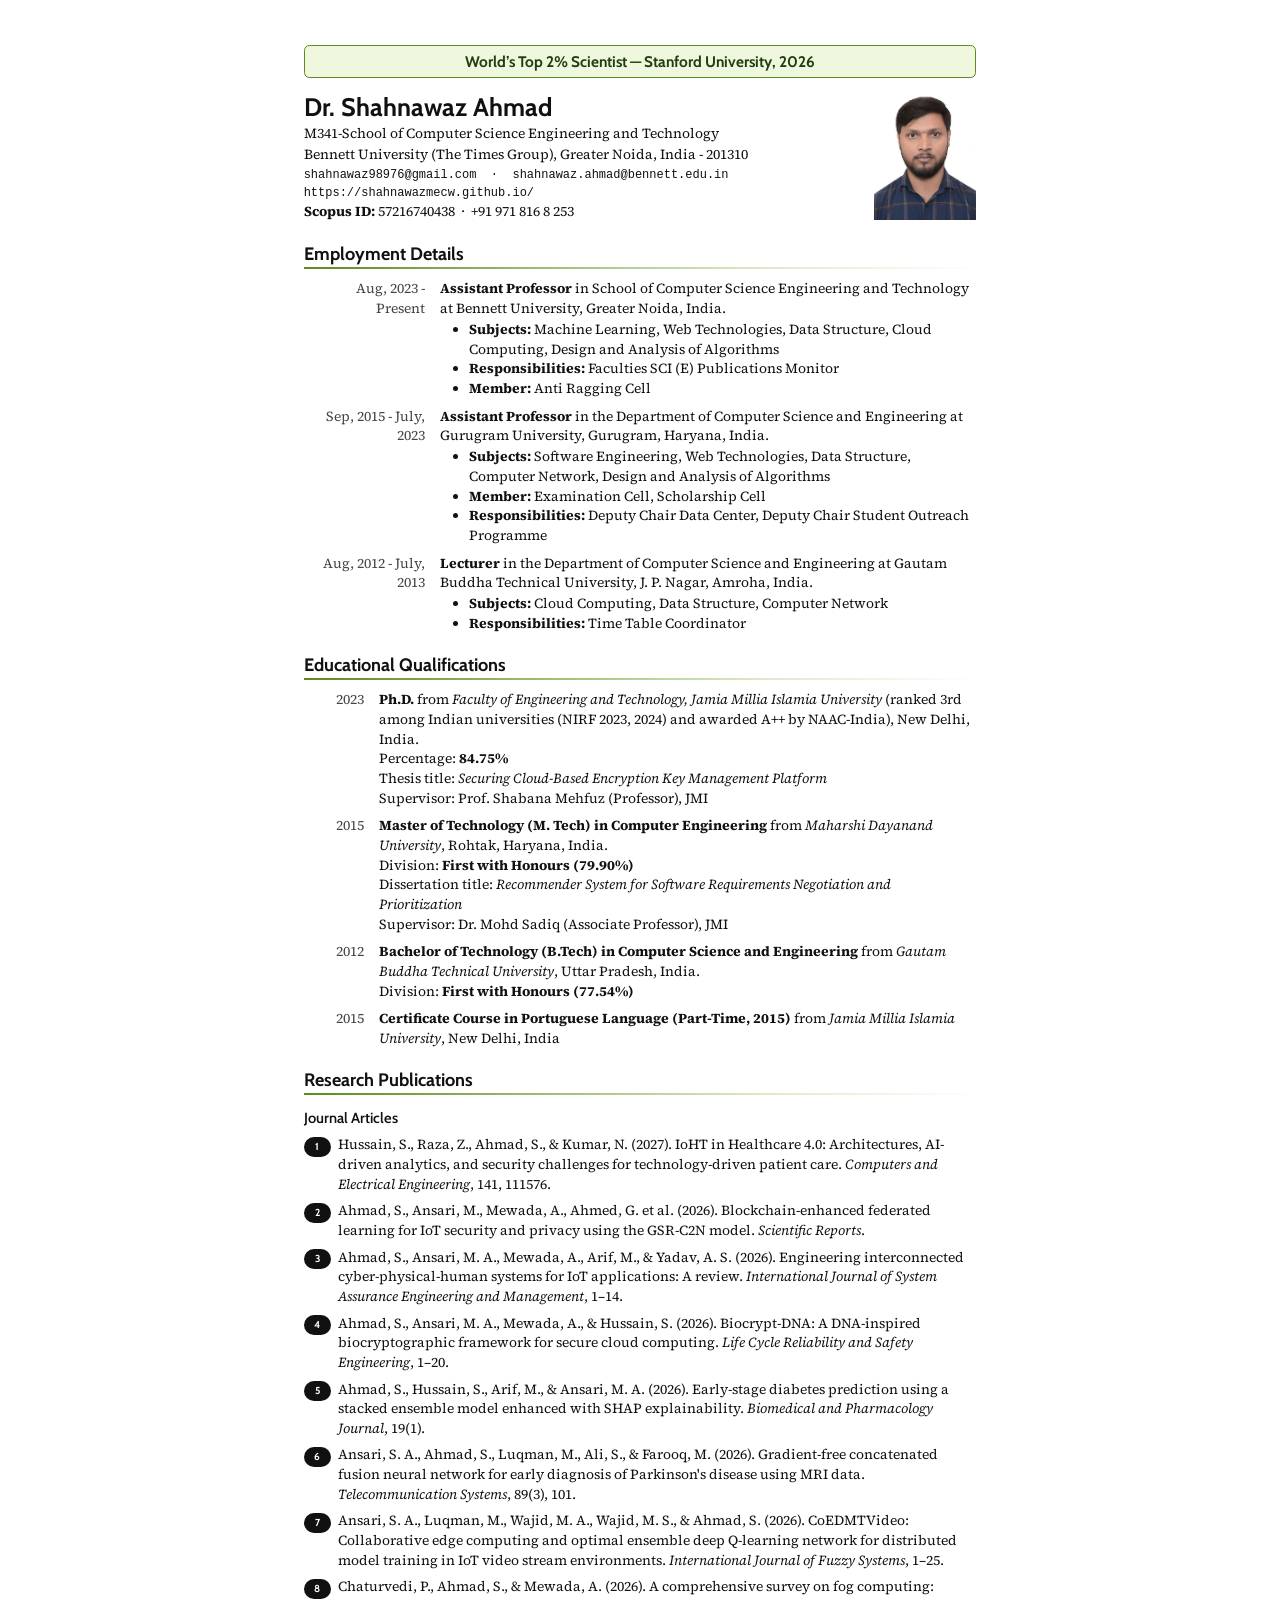
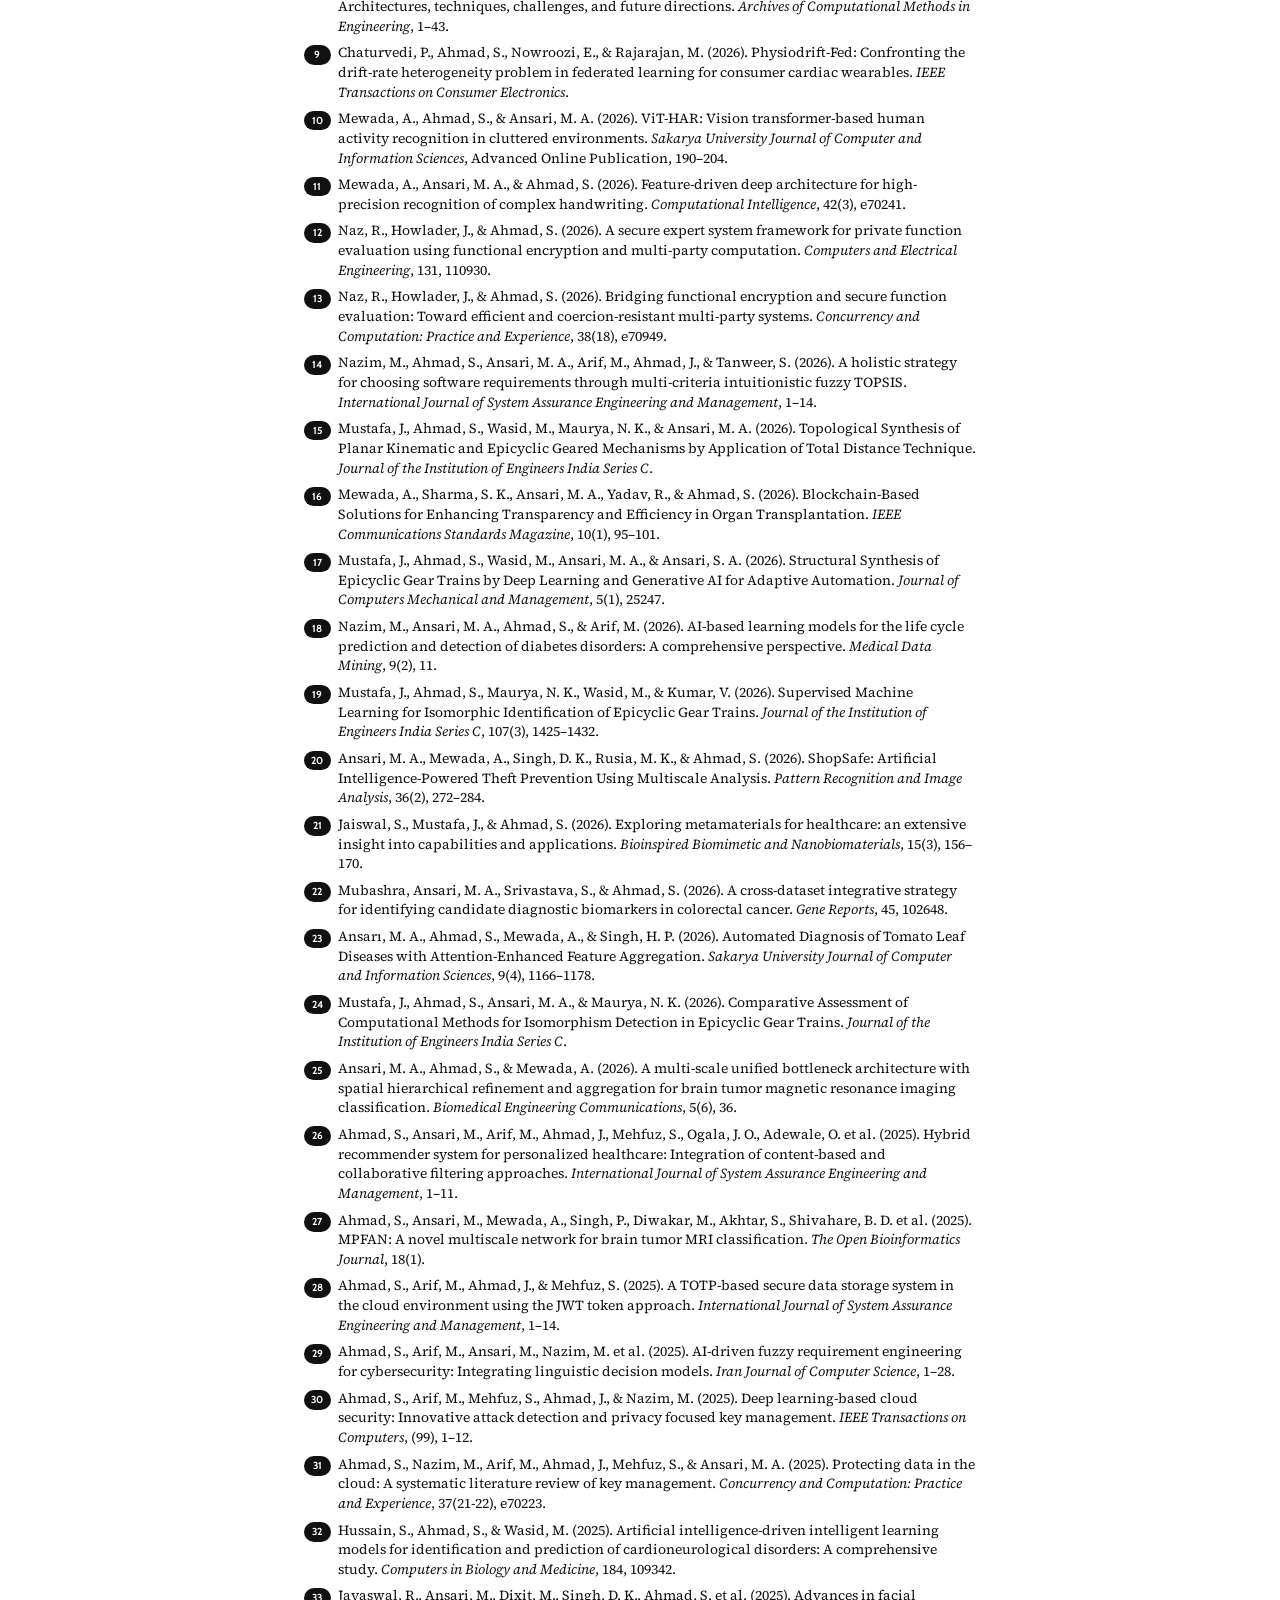
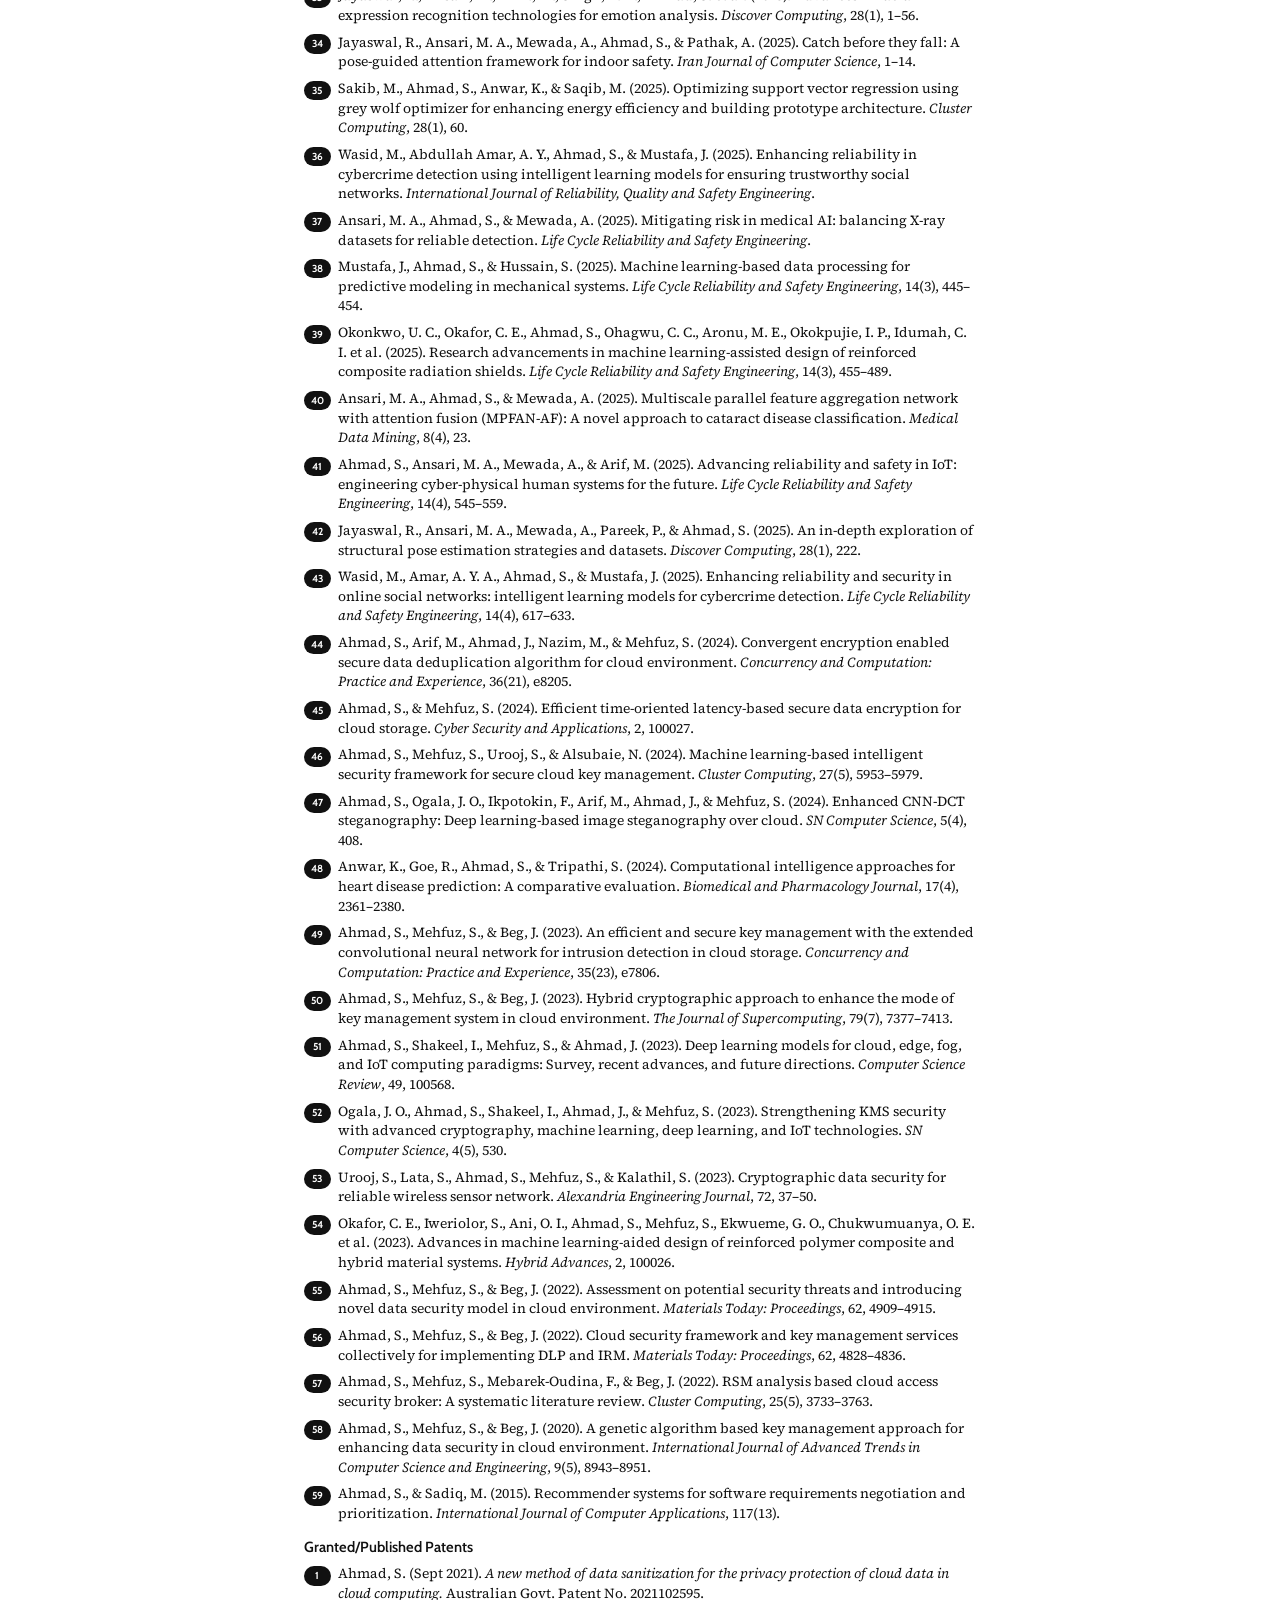
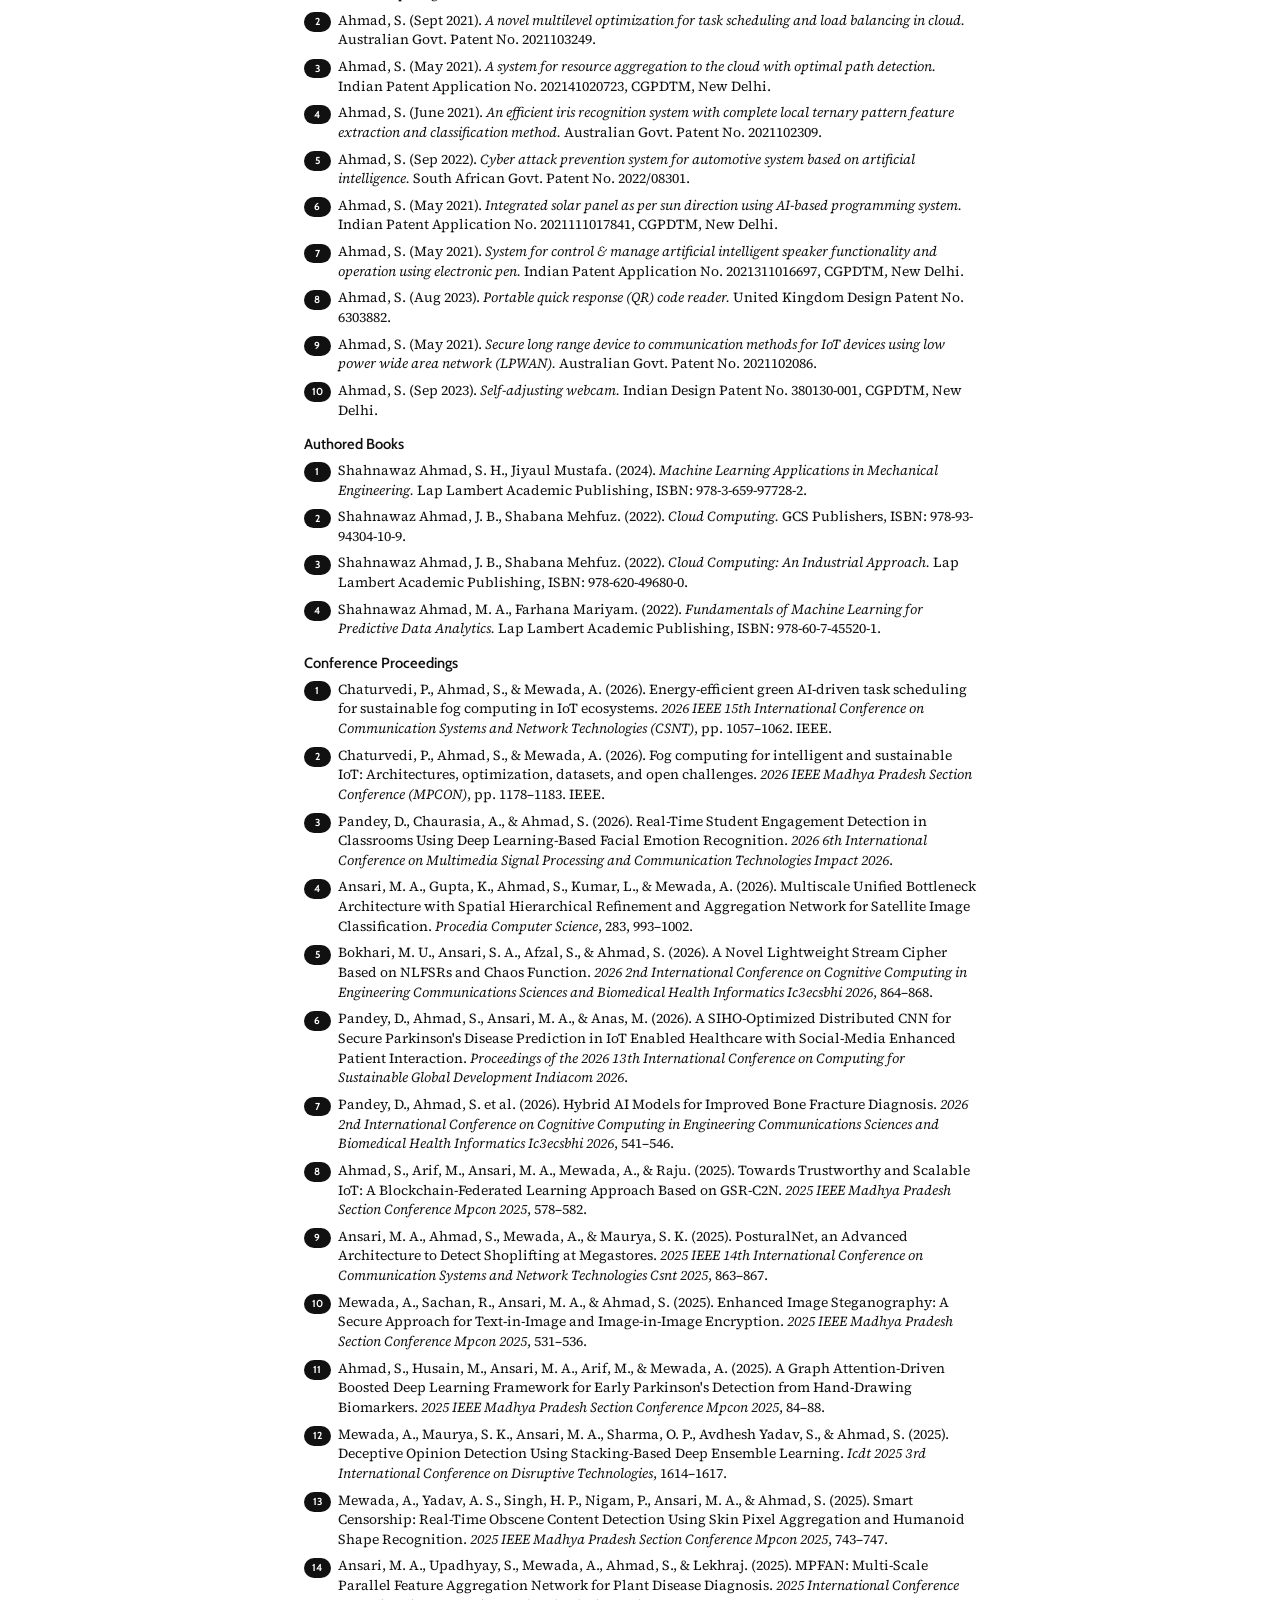
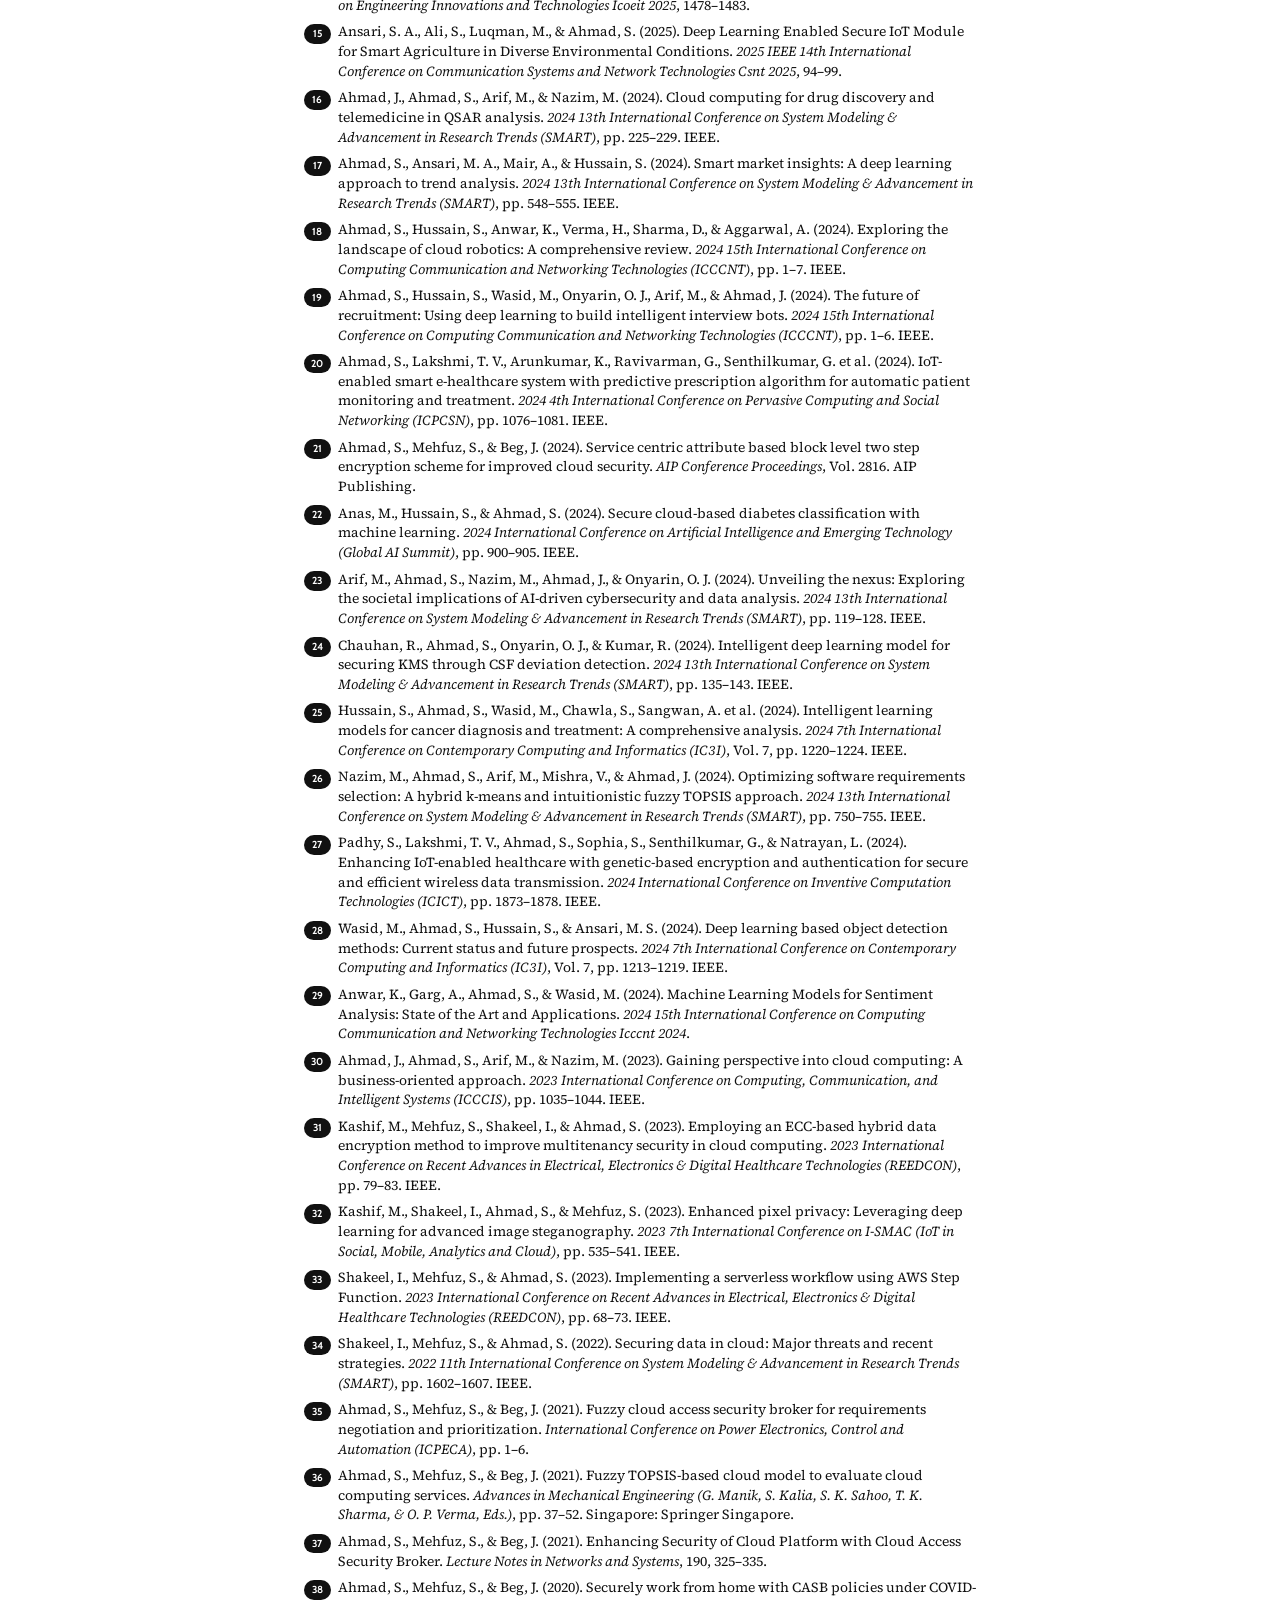
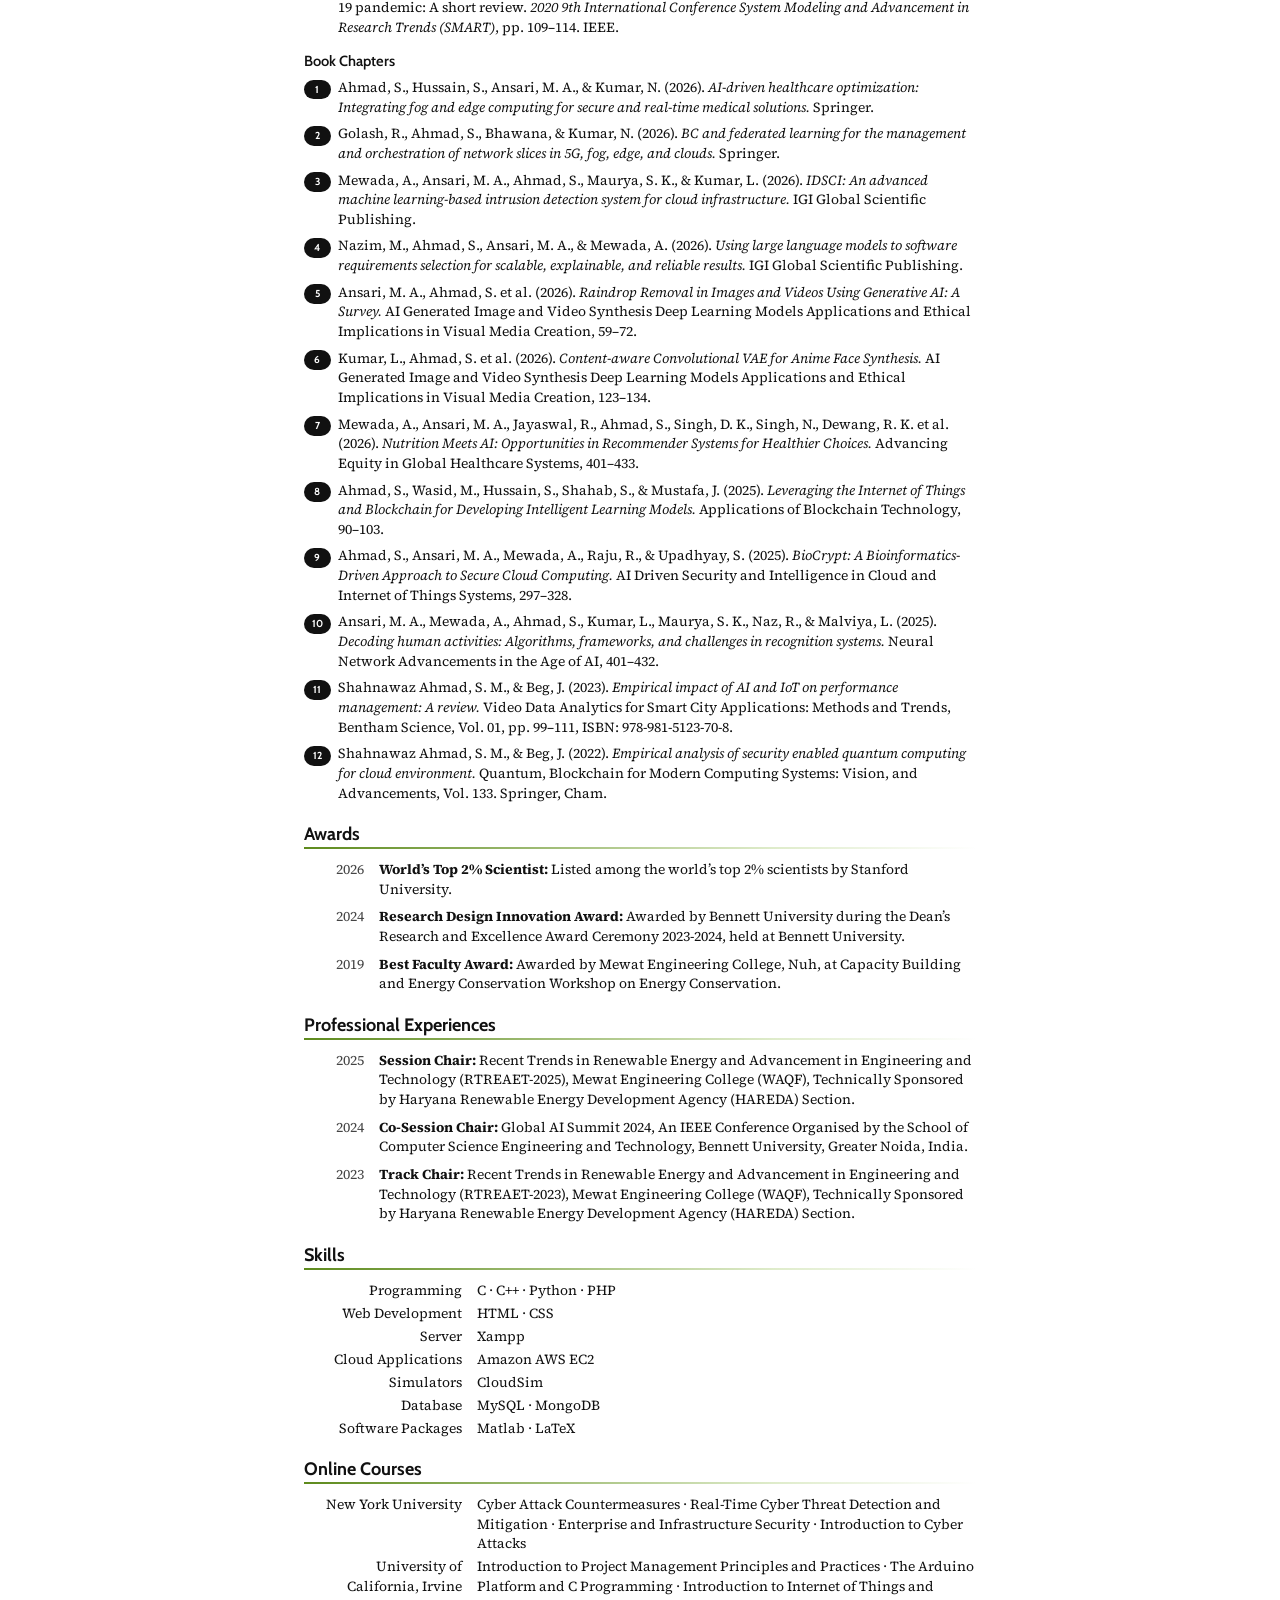
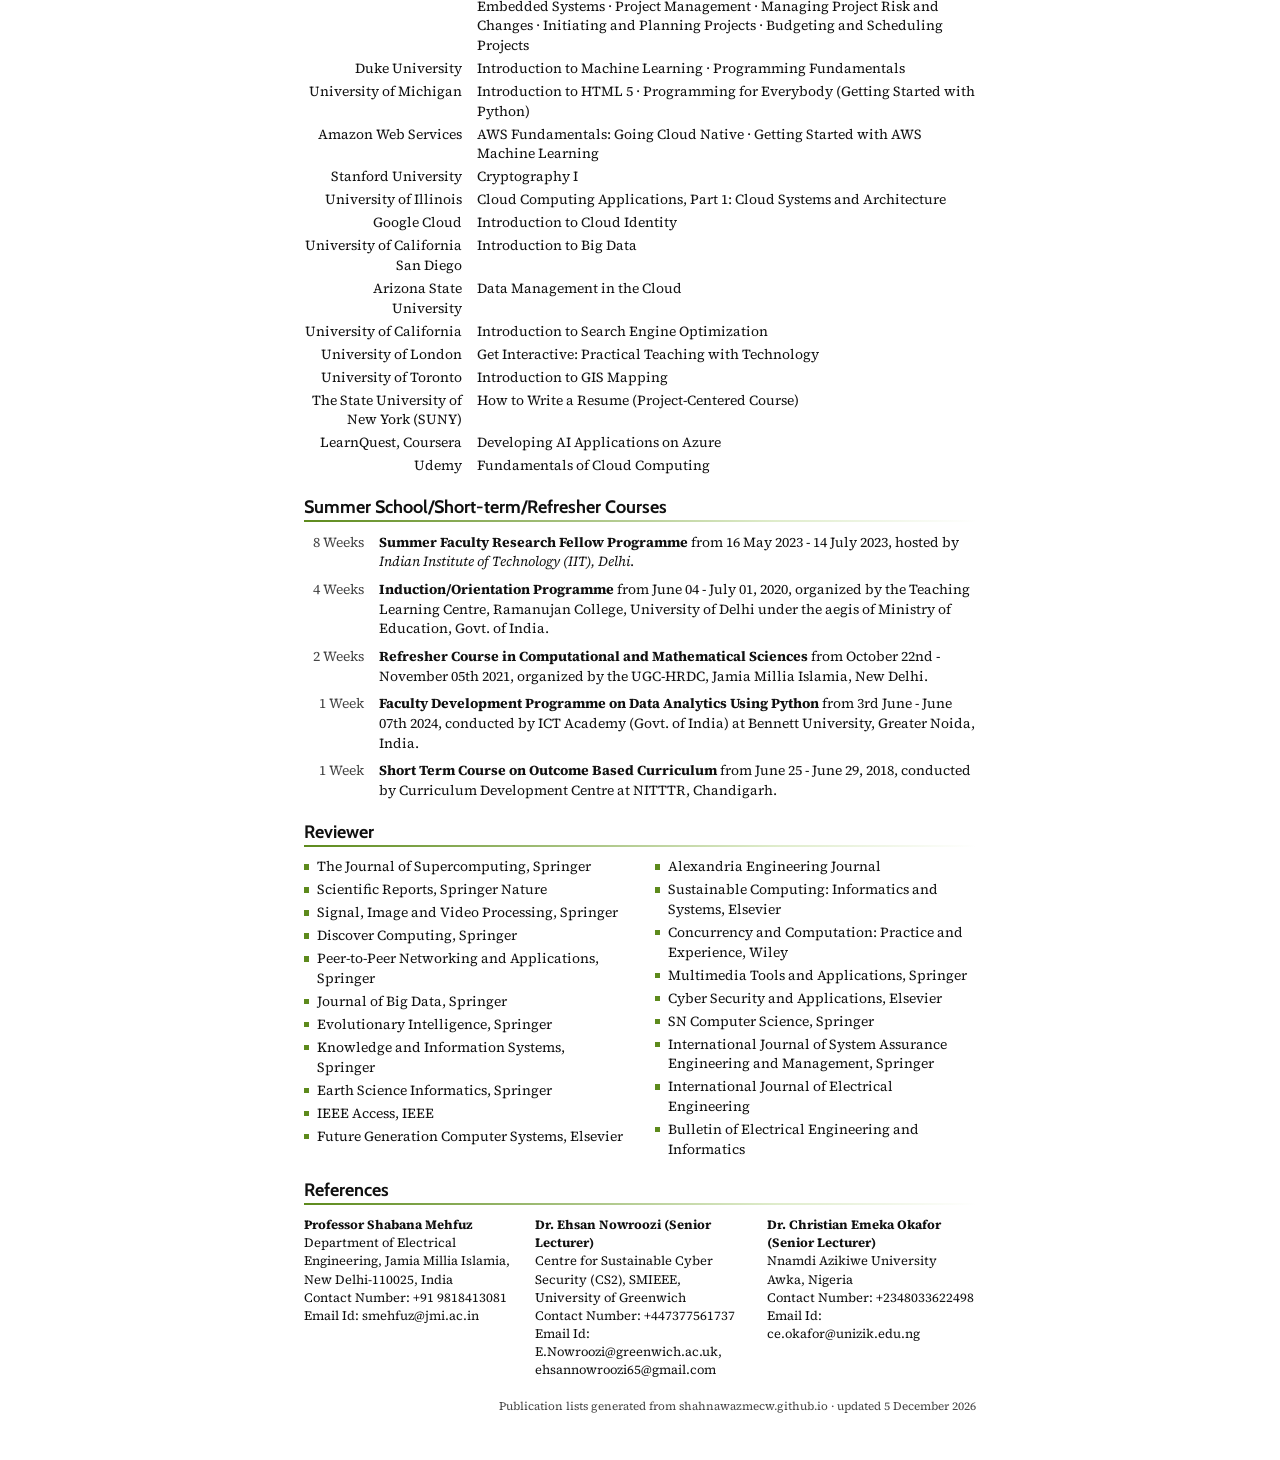
<file: cv.html>
<!DOCTYPE html>
<html lang="en">
<head>
  <meta charset="utf-8">
  <meta name="viewport" content="width=device-width, initial-scale=1">
  <title>Curriculum Vitae | Dr. Shahnawaz Ahmad</title>
  <meta name="robots" content="noindex">
  <link rel="icon" type="image/svg+xml" href="img/logo.svg">
  <link rel="preconnect" href="https://fonts.googleapis.com">
  <link rel="preconnect" href="https://fonts.gstatic.com" crossorigin>
  <link href="https://fonts.googleapis.com/css2?family=Cabin:wght@500;600;700&family=Source+Serif+4:ital,opsz,wght@0,8..60,400;0,8..60,600;0,8..60,700;1,8..60,400&display=swap" rel="stylesheet">
  <style>
    /* This page is the source of resume.pdf (see tools/build_cv.py). Publication lists come from js/data.js. */
    @page { size: A4; margin: 15mm 16mm 16mm; }
    :root { --green: #5d8a1c; --ink: #111; --mute: #444; }
    * { box-sizing: border-box; }
    html { -webkit-print-color-adjust: exact; print-color-adjust: exact; }
    body { margin: 0 auto; max-width: 178mm; padding: 12mm 0; color: var(--ink); font: 10.4pt/1.42 "Source Serif 4", Georgia, "Times New Roman", serif; }
    @media print { body { padding: 0; max-width: none; } }
    h1, h2, h3, p, ol, ul, dl, dd { margin: 0; }
    ol, ul { padding: 0; list-style: none; }
    a { color: inherit; text-decoration: none; }

    .banner { text-align: center; font: 700 11.5pt Cabin, Arial, sans-serif; color: #21400d; background: #eff7de; border: .8pt solid var(--green); border-radius: 4pt; padding: 4.5pt 8pt; margin-bottom: 10pt; }
    .head { display: flex; justify-content: space-between; gap: 14pt; align-items: flex-start; }
    h1 { font: 700 19pt Cabin, Arial, sans-serif; margin-bottom: 2pt; }
    .head p { line-height: 1.5; }
    .head .mono { font-family: Consolas, "Courier New", monospace; font-size: 9pt; }
    .head img { width: 27mm; height: 34mm; object-fit: cover; object-position: top; }

    h2 { font: 700 13.5pt Cabin, Arial, sans-serif; margin: 15pt 0 8pt; padding-bottom: 1.5pt; border-bottom: 2.2pt solid; border-image: linear-gradient(90deg, var(--green), #dfeccb 70%, transparent) 1; break-after: avoid; }
    h3 { font: 600 11pt Cabin, Arial, sans-serif; margin: 11pt 0 6pt; break-after: avoid; }

    .rows > li { display: grid; grid-template-columns: 32mm 1fr; gap: 4mm; margin-bottom: 6pt; break-inside: avoid; }
    .rows.narrow > li { grid-template-columns: 16mm 1fr; }
    .rows .when { text-align: right; color: var(--mute); }
    .rows ul { margin: 1pt 0 0 12pt; list-style: disc; padding-left: 10pt; }
    .kv > li { display: grid; grid-template-columns: 42mm 1fr; gap: 4mm; margin-bottom: 2.5pt; }
    .kv .when { text-align: right; }

    .refs { counter-reset: n; }
    .refs > li { counter-increment: n; position: relative; padding-left: 9mm; margin-bottom: 5.2pt; break-inside: avoid; }
    .refs > li::before { content: counter(n); position: absolute; left: 0; top: 1.2pt; min-width: 5.2mm; height: 5.2mm; padding: 0 1mm; border-radius: 3mm; background: #111; color: #fff; font: 700 7.6pt/5.2mm Cabin, Arial, sans-serif; text-align: center; }
    .cols { columns: 2; column-gap: 8mm; }
    .cols li { break-inside: avoid; margin-bottom: 2.5pt; padding-left: 10pt; position: relative; }
    .cols li::before { content: ""; position: absolute; left: 0; top: 5.2pt; width: 4pt; height: 4pt; background: var(--green); }
    .people { display: grid; grid-template-columns: repeat(3, 1fr); gap: 6mm; }
    .people li { break-inside: avoid; font-size: 9.6pt; }
    .foot { margin-top: 14pt; color: var(--mute); font-size: 8.6pt; text-align: right; }
  </style>
</head>
<body>
  <p class="banner">World’s Top 2% Scientist — Stanford University, 2026</p>

  <header class="head">
    <div>
      <h1>Dr. Shahnawaz Ahmad</h1>
      <p>M341-School of Computer Science Engineering and Technology<br>Bennett University (The Times Group), Greater Noida, India - 201310</p>
      <p class="mono">shahnawaz98976@gmail.com &nbsp;·&nbsp; shahnawaz.ahmad@bennett.edu.in</p>
      <p class="mono">https://shahnawazmecw.github.io/</p>
      <p><strong>Scopus ID:</strong> 57216740438 &nbsp;·&nbsp; +91 971 816 8 253</p>
    </div>
    <img src="img/profile.jpg" alt="">
  </header>

  <h2>Employment Details</h2>
  <ol class="rows">
    <li><span class="when">Aug, 2023 - Present</span><div><strong>Assistant Professor</strong> in School of Computer Science Engineering and Technology at Bennett University, Greater Noida, India.
      <ul><li><strong>Subjects:</strong> Machine Learning, Web Technologies, Data Structure, Cloud Computing, Design and Analysis of Algorithms</li><li><strong>Responsibilities:</strong> Faculties SCI (E) Publications Monitor</li><li><strong>Member:</strong> Anti Ragging Cell</li></ul></div></li>
    <li><span class="when">Sep, 2015 - July, 2023</span><div><strong>Assistant Professor</strong> in the Department of Computer Science and Engineering at Gurugram University, Gurugram, Haryana, India.
      <ul><li><strong>Subjects:</strong> Software Engineering, Web Technologies, Data Structure, Computer Network, Design and Analysis of Algorithms</li><li><strong>Member:</strong> Examination Cell, Scholarship Cell</li><li><strong>Responsibilities:</strong> Deputy Chair Data Center, Deputy Chair Student Outreach Programme</li></ul></div></li>
    <li><span class="when">Aug, 2012 - July, 2013</span><div><strong>Lecturer</strong> in the Department of Computer Science and Engineering at Gautam Buddha Technical University, J. P. Nagar, Amroha, India.
      <ul><li><strong>Subjects:</strong> Cloud Computing, Data Structure, Computer Network</li><li><strong>Responsibilities:</strong> Time Table Coordinator</li></ul></div></li>
  </ol>

  <h2>Educational Qualifications</h2>
  <ol class="rows narrow">
    <li><span class="when">2023</span><div><strong>Ph.D.</strong> from <em>Faculty of Engineering and Technology, Jamia Millia Islamia University</em> (ranked 3rd among Indian universities (NIRF 2023, 2024) and awarded A++ by NAAC-India), New Delhi, India.<br>Percentage: <strong>84.75%</strong><br>Thesis title: <em>Securing Cloud-Based Encryption Key Management Platform</em><br>Supervisor: Prof. Shabana Mehfuz (Professor), JMI</div></li>
    <li><span class="when">2015</span><div><strong>Master of Technology (M. Tech) in Computer Engineering</strong> from <em>Maharshi Dayanand University</em>, Rohtak, Haryana, India.<br>Division: <strong>First with Honours (79.90%)</strong><br>Dissertation title: <em>Recommender System for Software Requirements Negotiation and Prioritization</em><br>Supervisor: Dr. Mohd Sadiq (Associate Professor), JMI</div></li>
    <li><span class="when">2012</span><div><strong>Bachelor of Technology (B.Tech) in Computer Science and Engineering</strong> from <em>Gautam Buddha Technical University</em>, Uttar Pradesh, India.<br>Division: <strong>First with Honours (77.54%)</strong></div></li>
    <li><span class="when">2015</span><div><strong>Certificate Course in Portuguese Language (Part-Time, 2015)</strong> from <em>Jamia Millia Islamia University</em>, New Delhi, India</div></li>
  </ol>

  <h2>Research Publications</h2>
  <h3>Journal Articles</h3>
  <ol class="refs" id="journals"></ol>
  <h3>Granted/Published Patents</h3>
  <ol class="refs" id="patents"></ol>
  <h3>Authored Books</h3>
  <ol class="refs" id="books"></ol>
  <h3>Conference Proceedings</h3>
  <ol class="refs" id="conferences"></ol>
  <h3>Book Chapters</h3>
  <ol class="refs" id="chapters"></ol>

  <h2>Awards</h2>
  <ol class="rows narrow">
    <li><span class="when">2026</span><div><strong>World’s Top 2% Scientist:</strong> Listed among the world’s top 2% scientists by Stanford University.</div></li>
    <li><span class="when">2024</span><div><strong>Research Design Innovation Award:</strong> Awarded by Bennett University during the Dean’s Research and Excellence Award Ceremony 2023-2024, held at Bennett University.</div></li>
    <li><span class="when">2019</span><div><strong>Best Faculty Award:</strong> Awarded by Mewat Engineering College, Nuh, at Capacity Building and Energy Conservation Workshop on Energy Conservation.</div></li>
  </ol>

  <h2>Professional Experiences</h2>
  <ol class="rows narrow">
    <li><span class="when">2025</span><div><strong>Session Chair:</strong> Recent Trends in Renewable Energy and Advancement in Engineering and Technology (RTREAET-2025), Mewat Engineering College (WAQF), Technically Sponsored by Haryana Renewable Energy Development Agency (HAREDA) Section.</div></li>
    <li><span class="when">2024</span><div><strong>Co-Session Chair:</strong> Global AI Summit 2024, An IEEE Conference Organised by the School of Computer Science Engineering and Technology, Bennett University, Greater Noida, India.</div></li>
    <li><span class="when">2023</span><div><strong>Track Chair:</strong> Recent Trends in Renewable Energy and Advancement in Engineering and Technology (RTREAET-2023), Mewat Engineering College (WAQF), Technically Sponsored by Haryana Renewable Energy Development Agency (HAREDA) Section.</div></li>
  </ol>

  <h2>Skills</h2>
  <ul class="kv">
    <li><span class="when">Programming</span><span>C · C++ · Python · PHP</span></li>
    <li><span class="when">Web Development</span><span>HTML · CSS</span></li>
    <li><span class="when">Server</span><span>Xampp</span></li>
    <li><span class="when">Cloud Applications</span><span>Amazon AWS EC2</span></li>
    <li><span class="when">Simulators</span><span>CloudSim</span></li>
    <li><span class="when">Database</span><span>MySQL · MongoDB</span></li>
    <li><span class="when">Software Packages</span><span>Matlab · LaTeX</span></li>
  </ul>

  <h2>Online Courses</h2>
  <ul class="kv" id="courses"></ul>

  <h2>Summer School/Short-term/Refresher Courses</h2>
  <ol class="rows narrow">
    <li><span class="when">8 Weeks</span><div><strong>Summer Faculty Research Fellow Programme</strong> from 16 May 2023 - 14 July 2023, hosted by <em>Indian Institute of Technology (IIT), Delhi</em>.</div></li>
    <li><span class="when">4 Weeks</span><div><strong>Induction/Orientation Programme</strong> from June 04 - July 01, 2020, organized by the Teaching Learning Centre, Ramanujan College, University of Delhi under the aegis of Ministry of Education, Govt. of India.</div></li>
    <li><span class="when">2 Weeks</span><div><strong>Refresher Course in Computational and Mathematical Sciences</strong> from October 22nd - November 05th 2021, organized by the UGC-HRDC, Jamia Millia Islamia, New Delhi.</div></li>
    <li><span class="when">1 Week</span><div><strong>Faculty Development Programme on Data Analytics Using Python</strong> from 3rd June - June 07th 2024, conducted by ICT Academy (Govt. of India) at Bennett University, Greater Noida, India.</div></li>
    <li><span class="when">1 Week</span><div><strong>Short Term Course on Outcome Based Curriculum</strong> from June 25 - June 29, 2018, conducted by Curriculum Development Centre at NITTTR, Chandigarh.</div></li>
  </ol>

  <h2>Reviewer</h2>
  <ul class="cols" id="reviewer"></ul>

  <h2>References</h2>
  <ul class="people">
    <li><strong>Professor Shabana Mehfuz</strong><br>Department of Electrical Engineering, Jamia Millia Islamia, New Delhi-110025, India<br>Contact Number: +91 9818413081<br>Email Id: smehfuz@jmi.ac.in</li>
    <li><strong>Dr. Ehsan Nowroozi (Senior Lecturer)</strong><br>Centre for Sustainable Cyber Security (CS2), SMIEEE, University of Greenwich<br>Contact Number: +447377561737<br>Email Id: E.Nowroozi@greenwich.ac.uk, ehsannowroozi65@gmail.com</li>
    <li><strong>Dr. Christian Emeka Okafor (Senior Lecturer)</strong><br>Nnamdi Azikiwe University Awka, Nigeria<br>Contact Number: +2348033622498<br>Email Id: ce.okafor@unizik.edu.ng</li>
  </ul>

  <p class="foot">Publication lists generated from shahnawazmecw.github.io · <span id="stamp"></span></p>

  <script src="js/data.js"></script>
  <script>
    (function () {
      var CV = window.CV;
      function $(id) { return document.getElementById(id); }
      function el(tag, text) { var n = document.createElement(tag); if (text != null) n.textContent = text; return n; }
      function add(li) { for (var i = 1; i < arguments.length; i++) { var a = arguments[i]; li.appendChild(typeof a === "string" ? document.createTextNode(a) : a); } return li; }
      function dot(s) { return /[.?!]$/.test(s) ? s : s + "."; }

      ["journals", "conferences"].forEach(function (k) {
        CV[k].forEach(function (p) {
          $(k).appendChild(add(el("li"), p.a.replace(/\.$/, "") + ". (" + p.y + "). " + dot(p.t) + " ", el("em", p.v), (p.d ? ", " + p.d : "") + "."));
        });
      });
      CV.chapters.forEach(function (p) {
        $("chapters").appendChild(add(el("li"), p.a.replace(/\.$/, "") + ". (" + p.y + "). ", el("em", dot(p.t)), " " + p.v + (p.d ? ", " + p.d : "") + "."));
      });
      CV.books.forEach(function (p) {
        $("books").appendChild(add(el("li"), p.a + ". (" + p.y + "). ", el("em", dot(p.t)), " " + p.v + ", " + p.d + "."));
      });
      CV.patents.forEach(function (p) {
        $("patents").appendChild(add(el("li"), "Ahmad, S. (" + p.w + "). ", el("em", dot(p.t.charAt(0).toUpperCase() + p.t.slice(1))), " " + p.n + "."));
      });
      CV.courses.forEach(function (c) {
        var li = el("li"), w = el("span", c.by);
        w.className = "when";
        add(li, w, el("span", c.list.join(" · ")));
        $("courses").appendChild(li);
      });
      CV.reviewer.forEach(function (r) { $("reviewer").appendChild(el("li", r[0] + (r[1] ? ", " + r[1] : ""))); });
      $("stamp").textContent = "updated " + new Date().toLocaleDateString("en-GB", { day: "numeric", month: "long", year: "numeric" });
    })();
  </script>
</body>
</html>
</file>
